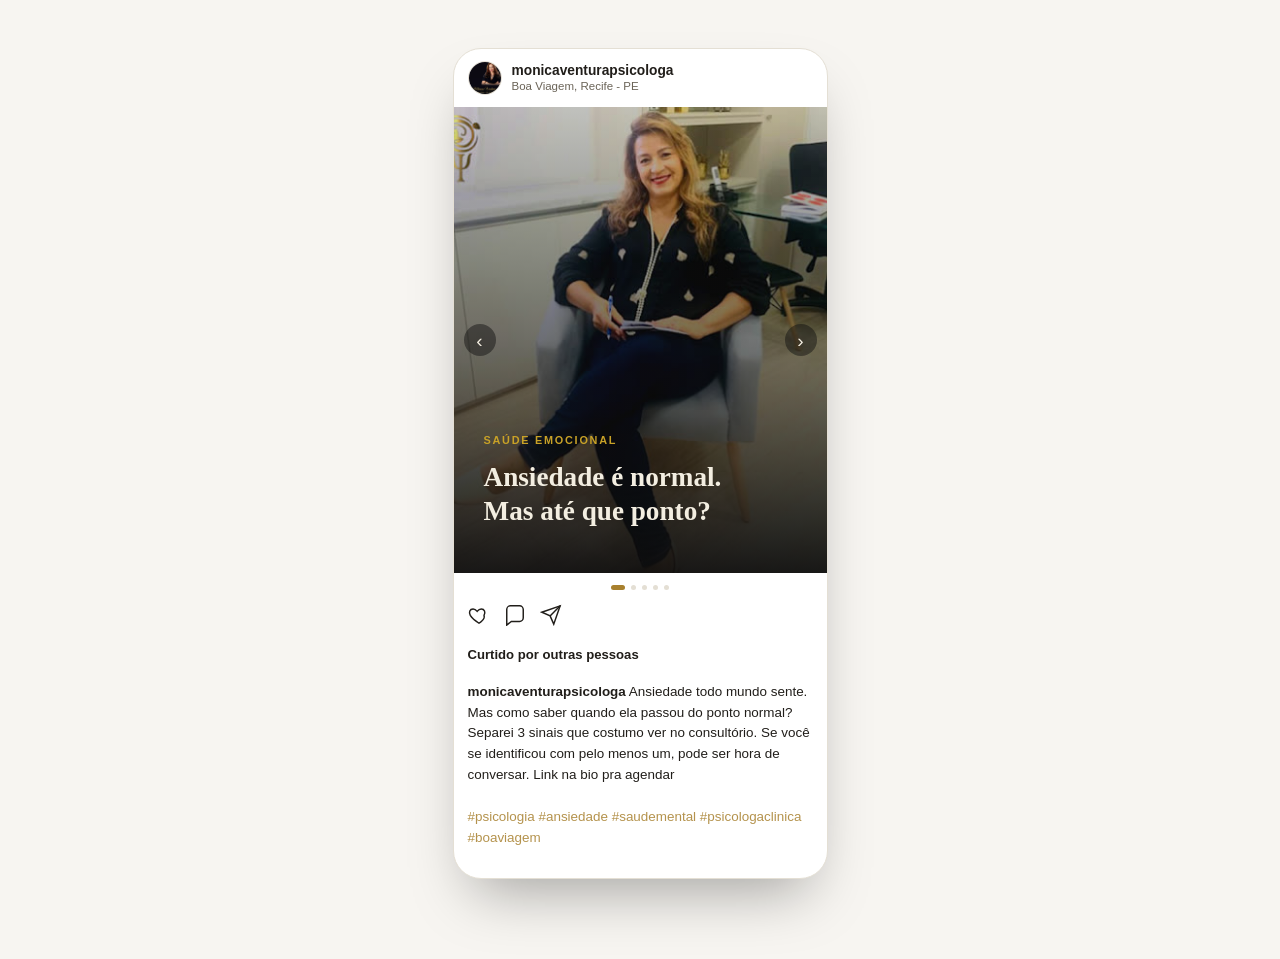
<file: index.html>
<!doctype html>
<html lang="pt-BR">
<head>
<meta charset="UTF-8">
<meta name="viewport" content="width=device-width, initial-scale=1.0">
<link rel="stylesheet" href="style.css">
</head>
<body>
<title>Post de exemplo — Mônica Ventura</title>
<style>
 
</style>

<!-- <div class="intro">
  <p class="eyebrow">Proposta comercial — post de exemplo</p>
  <h1>Carrossel · Sinais de ansiedade</h1>
  <p>Simulação de como o post aparece no perfil, já com a identidade preto e dourado e a foto dela. Arraste o carrossel pra ver as 5 telas.</p>
</div> -->

<div class="phone">
  <div class="ig-header">
    <img class="ig-avatar" src="[data-uri]" alt="Mônica Ventura">
    <div class="ig-names">
      <span class="ig-user">monicaventurapsicologa</span>
      <span class="ig-loc">Boa Viagem, Recife - PE</span>
    </div>
  </div>

  <div class="carousel-wrap">
  <div class="carousel" id="carousel">
    <div class="slide">
      <img class="slide-photo" src="[data-uri]" alt="">
      <div class="slide-scrim"></div>
      <div class="slide-content">
        <p class="slide-kicker">Saúde emocional</p>
        <h2 class="slide-headline">Ansiedade é normal. Mas até que ponto?</h2>
      </div>
    </div>
    <div class="slide">
      <div class="slide-bg bg-tension"></div>
      <div class="slide-content">
        <p class="slide-num">01</p>
        <h2 class="slide-headline">Você não consegue relaxar mesmo quando não há nada de errado</h2>
      </div>
    </div>
    <div class="slide">
      <div class="slide-bg bg-night"></div>
      <div class="slide-content">
        <p class="slide-num">02</p>
        <h2 class="slide-headline">O sono está sendo afetado quase toda noite</h2>
      </div>
    </div>
    <div class="slide">
      <div class="slide-bg bg-clutter"></div>
      <div class="slide-content">
        <p class="slide-num">03</p>
        <h2 class="slide-headline">Pequenas decisões do dia a dia viram um peso</h2>
      </div>
    </div>
    <div class="slide">
      <div class="slide-bg bg-doorway"></div>
      <div class="slide-content" style="display:flex;flex-direction:column;height:100%;">
        <h2 class="slide-headline">Se você se reconheceu em pelo menos um desses pontos, talvez seja hora de conversar.</h2>
        <span class="cta-line"><span class="cta-arrow">→</span><span class="cta-text">Link na bio</span></span>
        <div class="slide-brandline">
          <img src="[data-uri]" alt="Mônica Ventura">
          <div>
            <div class="slide-brandname">Mônica Ventura</div>
            <div class="slide-brandrole">Psicóloga Clínica · CRP 02/26026</div>
          </div>
        </div>
      </div>
    </div>
  </div>
  <button type="button" class="car-btn prev" id="prevBtn" aria-label="Slide anterior">‹</button>
  <button type="button" class="car-btn next" id="nextBtn" aria-label="Próximo slide">›</button>
  </div>

  <div class="dots" id="dots">
    <span class="dot active"></span>
    <span class="dot"></span>
    <span class="dot"></span>
    <span class="dot"></span>
    <span class="dot"></span>
  </div>

  <div class="ig-actions">
    <svg viewBox="0 0 24 24"><path d="M12 21s-7-4.35-9.5-8.5C.6 9 2 5.5 5.5 5.5c2 0 3.3 1 4.5 2.5 1.2-1.5 2.5-2.5 4.5-2.5 3.5 0 4.9 3.5 3 7C19 16.65 12 21 12 21z"/></svg>
    <svg viewBox="0 0 24 24"><path d="M21 15a4 4 0 0 1-4 4H8l-5 4V6a4 4 0 0 1 4-4h10a4 4 0 0 1 4 4z"/></svg>
    <svg viewBox="0 0 24 24"><path d="M22 2 11 13"/><path d="M22 2 15 22l-4-9-9-4z"/></svg>
  </div>
  <p class="ig-likes">Curtido por outras pessoas</p>
  <p class="ig-caption">
    <b>monicaventurapsicologa</b> Ansiedade todo mundo sente. Mas como saber quando ela passou do ponto normal? Separei 3 sinais que costumo ver no consultório. Se você se identificou com pelo menos um, pode ser hora de conversar. Link na bio pra agendar<br><br>
    <span class="ig-hashtags">#psicologia #ansiedade #saudemental #psicologaclinica #boaviagem</span>
  </p>
</div>

<script>
  var carousel = document.getElementById('carousel');
  var dots = document.querySelectorAll('#dots .dot');
  var reduceMotion = window.matchMedia('(prefers-reduced-motion: reduce)').matches;
  var slideCount = carousel.children.length;

  carousel.addEventListener('scroll', function(){
    var i = Math.round(carousel.scrollLeft / carousel.clientWidth);
    dots.forEach(function(d, idx){ d.classList.toggle('active', idx === i); });
  });

  function goTo(index){
    index = Math.max(0, Math.min(slideCount - 1, index));
    carousel.scrollTo({ left: index * carousel.clientWidth, behavior: reduceMotion ? 'auto' : 'smooth' });
  }

  document.getElementById('prevBtn').addEventListener('click', function(){
    var current = Math.round(carousel.scrollLeft / carousel.clientWidth);
    goTo(current - 1);
  });
  document.getElementById('nextBtn').addEventListener('click', function(){
    var current = Math.round(carousel.scrollLeft / carousel.clientWidth);
    goTo(current + 1);
  });
</script>

</body>
</html>
</file>
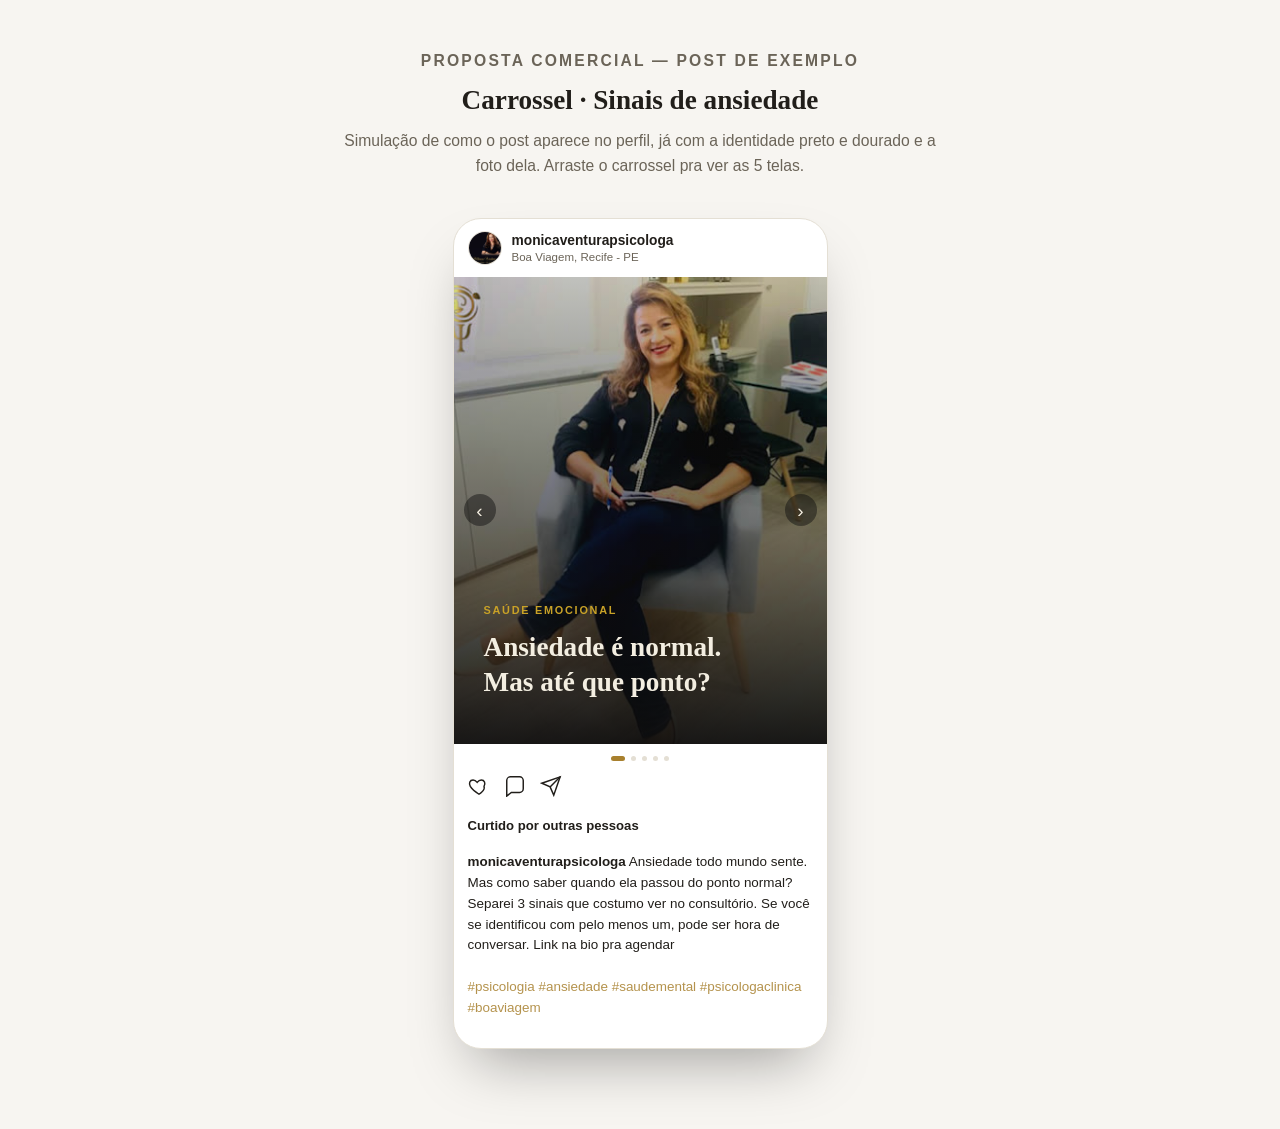
<file: post-exemplo-carrossel.html>
<!doctype html>
<html lang="pt-BR">
<head>
<meta charset="UTF-8">
<meta name="viewport" content="width=device-width, initial-scale=1.0">
</head>
<body>
<title>Post de exemplo — Mônica Ventura</title>
<style>
  :root{
    --bg:#F7F5F1;
    --ink:#211E1A;
    --muted:#6B6458;
    --accent:#A8802E;
    --panel:#FFFFFF;
    --border:#E4DFD4;
  }
  @media (prefers-color-scheme: dark){
    :root{
      --bg:#14120F;
      --ink:#EDE7DA;
      --muted:#9C9184;
      --accent:#C9A227;
      --panel:#1D1A15;
      --border:#2C2820;
    }
  }
  :root[data-theme="dark"]{
    --bg:#14120F;
    --ink:#EDE7DA;
    --muted:#9C9184;
    --accent:#C9A227;
    --panel:#1D1A15;
    --border:#2C2820;
  }
  :root[data-theme="light"]{
    --bg:#F7F5F1;
    --ink:#211E1A;
    --muted:#6B6458;
    --accent:#A8802E;
    --panel:#FFFFFF;
    --border:#E4DFD4;
  }

  *{box-sizing:border-box;}
  body{
    margin:0;
    background:var(--bg);
    color:var(--ink);
    font-family:Optima, Candara, "Segoe UI", Helvetica, Arial, sans-serif;
    padding:48px 20px 80px;
    display:flex;
    flex-direction:column;
    align-items:center;
    gap:40px;
  }
  h1,h2,h3{
    font-family:"Iowan Old Style","Palatino Linotype",Palatino,Georgia,serif;
    text-wrap:balance;
    margin:0;
  }
  .intro{
    max-width:600px;
    text-align:center;
    display:flex;
    flex-direction:column;
    gap:12px;
  }
  .intro h1{
    font-size:1.7rem;
    font-weight:600;
  }
  .intro p{
    color:var(--muted);
    line-height:1.6;
    margin:0;
    font-size:0.98rem;
  }
  .eyebrow{
    text-transform:uppercase;
    letter-spacing:0.14em;
    font-size:0.72rem;
    color:var(--accent);
    font-weight:600;
  }

  /* Phone mockup */
  .phone{
    width:375px;
    max-width:92vw;
    background:var(--panel);
    border:1px solid var(--border);
    border-radius:28px;
    overflow:hidden;
    box-shadow:0 30px 60px -20px rgba(0,0,0,0.35);
  }
  .ig-header{
    display:flex;
    align-items:center;
    gap:10px;
    padding:12px 14px;
  }
  .ig-avatar{
    width:34px;
    height:34px;
    border-radius:50%;
    object-fit:cover;
    flex-shrink:0;
    border:1px solid var(--border);
  }
  .ig-names{
    display:flex;
    flex-direction:column;
    line-height:1.25;
  }
  .ig-user{
    font-size:0.86rem;
    font-weight:700;
    color:var(--ink);
  }
  .ig-loc{
    font-size:0.72rem;
    color:var(--muted);
  }

  /* Carousel */
  .carousel-wrap{
    position:relative;
  }
  .car-btn{
    position:absolute;
    top:50%;
    transform:translateY(-50%);
    width:32px;
    height:32px;
    border-radius:50%;
    border:none;
    background:rgba(11,11,12,0.45);
    color:#F3EEE1;
    font-size:1.2rem;
    line-height:1;
    display:flex;
    align-items:center;
    justify-content:center;
    cursor:pointer;
    z-index:3;
  }
  .car-btn:focus-visible{
    outline:2px solid #C9A227;
    outline-offset:2px;
  }
  .car-btn.prev{left:10px;}
  .car-btn.next{right:10px;}

  .carousel{
    position:relative;
    aspect-ratio:4/5;
    overflow-x:auto;
    overflow-y:hidden;
    display:flex;
    scroll-snap-type:x mandatory;
    scrollbar-width:none;
  }
  .carousel::-webkit-scrollbar{display:none;}
  .slide{
    min-width:100%;
    height:100%;
    scroll-snap-align:start;
    position:relative;
    background:#0B0B0C;
    color:#F3EEE1;
    display:flex;
    flex-direction:column;
    justify-content:flex-end;
    padding:34px 30px 44px;
    overflow:hidden;
  }
  .slide-photo{
    position:absolute;
    inset:0;
    width:100%;
    height:100%;
    object-fit:cover;
    z-index:0;
  }
  .slide-scrim{
    position:absolute;
    inset:0;
    background:linear-gradient(180deg, rgba(11,11,12,0.15) 0%, rgba(11,11,12,0.55) 55%, rgba(11,11,12,0.94) 100%);
    z-index:1;
  }
  .slide-scrim-strong{
    background:linear-gradient(190deg, rgba(11,11,12,0.55) 0%, rgba(11,11,12,0.75) 40%, rgba(11,11,12,0.97) 100%);
  }

  /* Fundos gerados (sem foto) para os slides intermediários */
  .slide-bg{
    position:absolute;
    inset:0;
    z-index:0;
  }
  .slide-bg::after{
    content:"";
    position:absolute;
    inset:0;
    background:linear-gradient(180deg, rgba(11,11,12,0) 0%, rgba(11,11,12,0.8) 72%, rgba(11,11,12,0.96) 100%);
  }
  .bg-tension{
    background:
      radial-gradient(circle at 30% 72%, rgba(201,162,39,0.18), transparent 55%),
      repeating-linear-gradient(115deg, rgba(201,162,39,0.06) 0px, rgba(201,162,39,0.06) 1px, transparent 1px, transparent 26px),
      repeating-linear-gradient(25deg, rgba(201,162,39,0.045) 0px, rgba(201,162,39,0.045) 1px, transparent 1px, transparent 34px),
      #0B0B0C;
  }
  .bg-night{
    background:
      radial-gradient(circle at 78% 16%, rgba(243,238,225,0.24), rgba(201,162,39,0.09) 30%, transparent 55%),
      linear-gradient(200deg, #171b24 0%, #0B0B0C 60%);
  }
  .bg-clutter{
    background:
      radial-gradient(rgba(201,162,39,0.16) 1px, transparent 1.4px) 0 0/18px 18px,
      repeating-linear-gradient(70deg, rgba(201,162,39,0.05) 0px, rgba(201,162,39,0.05) 1px, transparent 1px, transparent 40px),
      #0B0B0C;
  }
  .bg-doorway{
    background:
      linear-gradient(100deg, rgba(201,162,39,0.38) 0%, rgba(201,162,39,0.14) 22%, rgba(11,11,12,0) 46%),
      radial-gradient(ellipse at 12% 50%, rgba(243,225,168,0.35), transparent 60%),
      #0B0B0C;
  }
  .slide-content{
    position:relative;
    z-index:2;
  }
  .slide-kicker{
    font-family:Optima, Candara, "Segoe UI", sans-serif;
    text-transform:uppercase;
    letter-spacing:0.16em;
    font-size:0.68rem;
    color:#C9A227;
    font-weight:600;
    margin-bottom:14px;
  }
  .slide-num{
    font-family:"Iowan Old Style","Palatino Linotype",Palatino,Georgia,serif;
    font-size:3.2rem;
    color:#C9A227;
    line-height:1;
    margin-bottom:14px;
    font-variant-numeric:tabular-nums;
  }
  .slide-headline{
    font-family:"Iowan Old Style","Palatino Linotype",Palatino,Georgia,serif;
    font-size:1.7rem;
    line-height:1.28;
    font-weight:600;
    text-wrap:balance;
  }
  .slide-sub{
    margin-top:14px;
    font-size:0.9rem;
    color:#C9BFAA;
    line-height:1.5;
  }
  .slide-brandline{
    margin-top:auto;
    padding-top:22px;
    display:flex;
    align-items:center;
    gap:10px;
  }
  .slide-brandline img{
    width:38px;
    height:38px;
    border-radius:50%;
    object-fit:cover;
    border:1px solid rgba(201,162,39,0.5);
  }
  .slide-brandname{
    font-family:"Iowan Old Style","Palatino Linotype",Palatino,Georgia,serif;
    font-size:0.92rem;
    color:#F3EEE1;
  }
  .slide-brandrole{
    font-size:0.68rem;
    color:#8C7B5E;
    letter-spacing:0.02em;
  }
  .cta-line{
    margin-top:16px;
    display:flex;
    align-items:baseline;
    gap:8px;
  }
  .cta-line .cta-arrow{
    color:#C9A227;
    font-size:1rem;
  }
  .cta-line .cta-text{
    font-family:"Iowan Old Style","Palatino Linotype",Palatino,Georgia,serif;
    font-style:italic;
    color:#C9A227;
    font-size:1.1rem;
  }

  .dots{
    display:flex;
    justify-content:center;
    gap:6px;
    padding:12px 0 4px;
  }
  .dot{
    width:5px;
    height:5px;
    border-radius:50%;
    background:var(--border);
  }
  .dot.active{
    background:var(--accent);
    width:14px;
    border-radius:3px;
    transition:width 0.2s ease;
  }
  @media (prefers-reduced-motion: reduce){
    .dot{transition:none;}
    .carousel{scroll-behavior:auto;}
  }

  .ig-actions{
    display:flex;
    align-items:center;
    gap:14px;
    padding:10px 14px 0;
    color:var(--ink);
  }
  .ig-actions svg{width:22px;height:22px;stroke:var(--ink);fill:none;stroke-width:1.6;}
  .ig-likes{
    padding:8px 14px 0;
    font-size:0.82rem;
    font-weight:700;
  }
  .ig-caption{
    padding:6px 14px 16px;
    font-size:0.84rem;
    line-height:1.55;
    color:var(--ink);
  }
  .ig-caption b{font-weight:700;}
  .ig-hashtags{
    color:var(--accent);
    opacity:0.85;
  }

  .notes{
    max-width:600px;
    width:100%;
    display:flex;
    flex-direction:column;
    gap:10px;
    border-top:1px solid var(--border);
    padding-top:24px;
  }
  .notes h3{
    font-size:1rem;
    font-weight:600;
  }
  .notes p{
    color:var(--muted);
    font-size:0.9rem;
    line-height:1.6;
    margin:0;
  }
</style>

<div class="intro">
  <p class="eyebrow">Proposta comercial — post de exemplo</p>
  <h1>Carrossel · Sinais de ansiedade</h1>
  <p>Simulação de como o post aparece no perfil, já com a identidade preto e dourado e a foto dela. Arraste o carrossel pra ver as 5 telas.</p>
</div>

<div class="phone">
  <div class="ig-header">
    <img class="ig-avatar" src="[data-uri]" alt="Mônica Ventura">
    <div class="ig-names">
      <span class="ig-user">monicaventurapsicologa</span>
      <span class="ig-loc">Boa Viagem, Recife - PE</span>
    </div>
  </div>

  <div class="carousel-wrap">
  <div class="carousel" id="carousel">
    <div class="slide">
      <img class="slide-photo" src="[data-uri]" alt="">
      <div class="slide-scrim"></div>
      <div class="slide-content">
        <p class="slide-kicker">Saúde emocional</p>
        <h2 class="slide-headline">Ansiedade é normal. Mas até que ponto?</h2>
      </div>
    </div>
    <div class="slide">
      <div class="slide-bg bg-tension"></div>
      <div class="slide-content">
        <p class="slide-num">01</p>
        <h2 class="slide-headline">Você não consegue relaxar mesmo quando não há nada de errado</h2>
      </div>
    </div>
    <div class="slide">
      <div class="slide-bg bg-night"></div>
      <div class="slide-content">
        <p class="slide-num">02</p>
        <h2 class="slide-headline">O sono está sendo afetado quase toda noite</h2>
      </div>
    </div>
    <div class="slide">
      <div class="slide-bg bg-clutter"></div>
      <div class="slide-content">
        <p class="slide-num">03</p>
        <h2 class="slide-headline">Pequenas decisões do dia a dia viram um peso</h2>
      </div>
    </div>
    <div class="slide">
      <div class="slide-bg bg-doorway"></div>
      <div class="slide-content" style="display:flex;flex-direction:column;height:100%;">
        <h2 class="slide-headline">Se você se reconheceu em pelo menos um desses pontos, talvez seja hora de conversar.</h2>
        <span class="cta-line"><span class="cta-arrow">→</span><span class="cta-text">Link na bio</span></span>
        <div class="slide-brandline">
          <img src="[data-uri]" alt="Mônica Ventura">
          <div>
            <div class="slide-brandname">Mônica Ventura</div>
            <div class="slide-brandrole">Psicóloga Clínica · CRP 02/26026</div>
          </div>
        </div>
      </div>
    </div>
  </div>
  <button type="button" class="car-btn prev" id="prevBtn" aria-label="Slide anterior">‹</button>
  <button type="button" class="car-btn next" id="nextBtn" aria-label="Próximo slide">›</button>
  </div>

  <div class="dots" id="dots">
    <span class="dot active"></span>
    <span class="dot"></span>
    <span class="dot"></span>
    <span class="dot"></span>
    <span class="dot"></span>
  </div>

  <div class="ig-actions">
    <svg viewBox="0 0 24 24"><path d="M12 21s-7-4.35-9.5-8.5C.6 9 2 5.5 5.5 5.5c2 0 3.3 1 4.5 2.5 1.2-1.5 2.5-2.5 4.5-2.5 3.5 0 4.9 3.5 3 7C19 16.65 12 21 12 21z"/></svg>
    <svg viewBox="0 0 24 24"><path d="M21 15a4 4 0 0 1-4 4H8l-5 4V6a4 4 0 0 1 4-4h10a4 4 0 0 1 4 4z"/></svg>
    <svg viewBox="0 0 24 24"><path d="M22 2 11 13"/><path d="M22 2 15 22l-4-9-9-4z"/></svg>
  </div>
  <p class="ig-likes">Curtido por outras pessoas</p>
  <p class="ig-caption">
    <b>monicaventurapsicologa</b> Ansiedade todo mundo sente. Mas como saber quando ela passou do ponto normal? Separei 3 sinais que costumo ver no consultório. Se você se identificou com pelo menos um, pode ser hora de conversar. Link na bio pra agendar<br><br>
    <span class="ig-hashtags">#psicologia #ansiedade #saudemental #psicologaclinica #boaviagem</span>
  </p>
</div>

<script>
  var carousel = document.getElementById('carousel');
  var dots = document.querySelectorAll('#dots .dot');
  var reduceMotion = window.matchMedia('(prefers-reduced-motion: reduce)').matches;
  var slideCount = carousel.children.length;

  carousel.addEventListener('scroll', function(){
    var i = Math.round(carousel.scrollLeft / carousel.clientWidth);
    dots.forEach(function(d, idx){ d.classList.toggle('active', idx === i); });
  });

  function goTo(index){
    index = Math.max(0, Math.min(slideCount - 1, index));
    carousel.scrollTo({ left: index * carousel.clientWidth, behavior: reduceMotion ? 'auto' : 'smooth' });
  }

  document.getElementById('prevBtn').addEventListener('click', function(){
    var current = Math.round(carousel.scrollLeft / carousel.clientWidth);
    goTo(current - 1);
  });
  document.getElementById('nextBtn').addEventListener('click', function(){
    var current = Math.round(carousel.scrollLeft / carousel.clientWidth);
    goTo(current + 1);
  });
</script>

</body>
</html>
</file>
<file: style.css>
:root{
    --bg:#F7F5F1;
    --ink:#211E1A;
    --muted:#6B6458;
    --accent:#A8802E;
    --panel:#FFFFFF;
    --border:#E4DFD4;
  }
  @media (prefers-color-scheme: dark){
    :root{
      --bg:#14120F;
      --ink:#EDE7DA;
      --muted:#9C9184;
      --accent:#C9A227;
      --panel:#1D1A15;
      --border:#2C2820;
    }
  }
  :root[data-theme="dark"]{
    --bg:#14120F;
    --ink:#EDE7DA;
    --muted:#9C9184;
    --accent:#C9A227;
    --panel:#1D1A15;
    --border:#2C2820;
  }
  :root[data-theme="light"]{
    --bg:#F7F5F1;
    --ink:#211E1A;
    --muted:#6B6458;
    --accent:#A8802E;
    --panel:#FFFFFF;
    --border:#E4DFD4;
  }

  *{box-sizing:border-box;}
  body{
    margin:0;
    background:var(--bg);
    color:var(--ink);
    font-family:Optima, Candara, "Segoe UI", Helvetica, Arial, sans-serif;
    padding:48px 20px 80px;
    display:flex;
    flex-direction:column;
    align-items:center;
    gap:40px;
  }
  h1,h2,h3{
    font-family:"Iowan Old Style","Palatino Linotype",Palatino,Georgia,serif;
    text-wrap:balance;
    margin:0;
  }
  .intro{
    max-width:600px;
    text-align:center;
    display:flex;
    flex-direction:column;
    gap:12px;
  }
  .intro h1{
    font-size:1.7rem;
    font-weight:600;
  }
  .intro p{
    color:var(--muted);
    line-height:1.6;
    margin:0;
    font-size:0.98rem;
  }
  .eyebrow{
    text-transform:uppercase;
    letter-spacing:0.14em;
    font-size:0.72rem;
    color:var(--accent);
    font-weight:600;
  }

  /* Phone mockup */
  .phone{
    width:375px;
    max-width:92vw;
    background:var(--panel);
    border:1px solid var(--border);
    border-radius:28px;
    overflow:hidden;
    box-shadow:0 30px 60px -20px rgba(0,0,0,0.35);
  }
  .ig-header{
    display:flex;
    align-items:center;
    gap:10px;
    padding:12px 14px;
  }
  .ig-avatar{
    width:34px;
    height:34px;
    border-radius:50%;
    object-fit:cover;
    flex-shrink:0;
    border:1px solid var(--border);
  }
  .ig-names{
    display:flex;
    flex-direction:column;
    line-height:1.25;
  }
  .ig-user{
    font-size:0.86rem;
    font-weight:700;
    color:var(--ink);
  }
  .ig-loc{
    font-size:0.72rem;
    color:var(--muted);
  }

  /* Carousel */
  .carousel-wrap{
    position:relative;
  }
  .car-btn{
    position:absolute;
    top:50%;
    transform:translateY(-50%);
    width:32px;
    height:32px;
    border-radius:50%;
    border:none;
    background:rgba(11,11,12,0.45);
    color:#F3EEE1;
    font-size:1.2rem;
    line-height:1;
    display:flex;
    align-items:center;
    justify-content:center;
    cursor:pointer;
    z-index:3;
  }
  .car-btn:focus-visible{
    outline:2px solid #C9A227;
    outline-offset:2px;
  }
  .car-btn.prev{left:10px;}
  .car-btn.next{right:10px;}

  .carousel{
    position:relative;
    aspect-ratio:4/5;
    overflow-x:auto;
    overflow-y:hidden;
    display:flex;
    scroll-snap-type:x mandatory;
    scrollbar-width:none;
  }
  .carousel::-webkit-scrollbar{display:none;}
  .slide{
    min-width:100%;
    height:100%;
    scroll-snap-align:start;
    position:relative;
    background:#0B0B0C;
    color:#F3EEE1;
    display:flex;
    flex-direction:column;
    justify-content:flex-end;
    padding:34px 30px 44px;
    overflow:hidden;
  }
  .slide-photo{
    position:absolute;
    inset:0;
    width:100%;
    height:100%;
    object-fit:cover;
    z-index:0;
  }
  .slide-scrim{
    position:absolute;
    inset:0;
    background:linear-gradient(180deg, rgba(11,11,12,0.15) 0%, rgba(11,11,12,0.55) 55%, rgba(11,11,12,0.94) 100%);
    z-index:1;
  }
  .slide-scrim-strong{
    background:linear-gradient(190deg, rgba(11,11,12,0.55) 0%, rgba(11,11,12,0.75) 40%, rgba(11,11,12,0.97) 100%);
  }

  /* Fundos gerados (sem foto) para os slides intermediários */
  .slide-bg{
    position:absolute;
    inset:0;
    z-index:0;
  }
  .slide-bg::after{
    content:"";
    position:absolute;
    inset:0;
    background:linear-gradient(180deg, rgba(11,11,12,0) 0%, rgba(11,11,12,0.8) 72%, rgba(11,11,12,0.96) 100%);
  }
  .bg-tension{
    background:
      radial-gradient(circle at 30% 72%, rgba(201,162,39,0.18), transparent 55%),
      repeating-linear-gradient(115deg, rgba(201,162,39,0.06) 0px, rgba(201,162,39,0.06) 1px, transparent 1px, transparent 26px),
      repeating-linear-gradient(25deg, rgba(201,162,39,0.045) 0px, rgba(201,162,39,0.045) 1px, transparent 1px, transparent 34px),
      #0B0B0C;
  }
  .bg-night{
    background:
      radial-gradient(circle at 78% 16%, rgba(243,238,225,0.24), rgba(201,162,39,0.09) 30%, transparent 55%),
      linear-gradient(200deg, #171b24 0%, #0B0B0C 60%);
  }
  .bg-clutter{
    background:
      radial-gradient(rgba(201,162,39,0.16) 1px, transparent 1.4px) 0 0/18px 18px,
      repeating-linear-gradient(70deg, rgba(201,162,39,0.05) 0px, rgba(201,162,39,0.05) 1px, transparent 1px, transparent 40px),
      #0B0B0C;
  }
  .bg-doorway{
    background:
      linear-gradient(100deg, rgba(201,162,39,0.38) 0%, rgba(201,162,39,0.14) 22%, rgba(11,11,12,0) 46%),
      radial-gradient(ellipse at 12% 50%, rgba(243,225,168,0.35), transparent 60%),
      #0B0B0C;
  }
  .slide-content{
    position:relative;
    z-index:2;
  }
  .slide-kicker{
    font-family:Optima, Candara, "Segoe UI", sans-serif;
    text-transform:uppercase;
    letter-spacing:0.16em;
    font-size:0.68rem;
    color:#C9A227;
    font-weight:600;
    margin-bottom:14px;
  }
  .slide-num{
    font-family:"Iowan Old Style","Palatino Linotype",Palatino,Georgia,serif;
    font-size:3.2rem;
    color:#C9A227;
    line-height:1;
    margin-bottom:14px;
    font-variant-numeric:tabular-nums;
  }
  .slide-headline{
    font-family:"Iowan Old Style","Palatino Linotype",Palatino,Georgia,serif;
    font-size:1.7rem;
    line-height:1.28;
    font-weight:600;
    text-wrap:balance;
  }
  .slide-sub{
    margin-top:14px;
    font-size:0.9rem;
    color:#C9BFAA;
    line-height:1.5;
  }
  .slide-brandline{
    margin-top:auto;
    padding-top:22px;
    display:flex;
    align-items:center;
    gap:10px;
  }
  .slide-brandline img{
    width:38px;
    height:38px;
    border-radius:50%;
    object-fit:cover;
    border:1px solid rgba(201,162,39,0.5);
  }
  .slide-brandname{
    font-family:"Iowan Old Style","Palatino Linotype",Palatino,Georgia,serif;
    font-size:0.92rem;
    color:#F3EEE1;
  }
  .slide-brandrole{
    font-size:0.68rem;
    color:#8C7B5E;
    letter-spacing:0.02em;
  }
  .cta-line{
    margin-top:16px;
    display:flex;
    align-items:baseline;
    gap:8px;
  }
  .cta-line .cta-arrow{
    color:#C9A227;
    font-size:1rem;
  }
  .cta-line .cta-text{
    font-family:"Iowan Old Style","Palatino Linotype",Palatino,Georgia,serif;
    font-style:italic;
    color:#C9A227;
    font-size:1.1rem;
  }

  .dots{
    display:flex;
    justify-content:center;
    gap:6px;
    padding:12px 0 4px;
  }
  .dot{
    width:5px;
    height:5px;
    border-radius:50%;
    background:var(--border);
  }
  .dot.active{
    background:var(--accent);
    width:14px;
    border-radius:3px;
    transition:width 0.2s ease;
  }
  @media (prefers-reduced-motion: reduce){
    .dot{transition:none;}
    .carousel{scroll-behavior:auto;}
  }

  .ig-actions{
    display:flex;
    align-items:center;
    gap:14px;
    padding:10px 14px 0;
    color:var(--ink);
  }
  .ig-actions svg{width:22px;height:22px;stroke:var(--ink);fill:none;stroke-width:1.6;}
  .ig-likes{
    padding:8px 14px 0;
    font-size:0.82rem;
    font-weight:700;
  }
  .ig-caption{
    padding:6px 14px 16px;
    font-size:0.84rem;
    line-height:1.55;
    color:var(--ink);
  }
  .ig-caption b{font-weight:700;}
  .ig-hashtags{
    color:var(--accent);
    opacity:0.85;
  }

  .notes{
    max-width:600px;
    width:100%;
    display:flex;
    flex-direction:column;
    gap:10px;
    border-top:1px solid var(--border);
    padding-top:24px;
  }
  .notes h3{
    font-size:1rem;
    font-weight:600;
  }
  .notes p{
    color:var(--muted);
    font-size:0.9rem;
    line-height:1.6;
    margin:0;
  }
</file>
